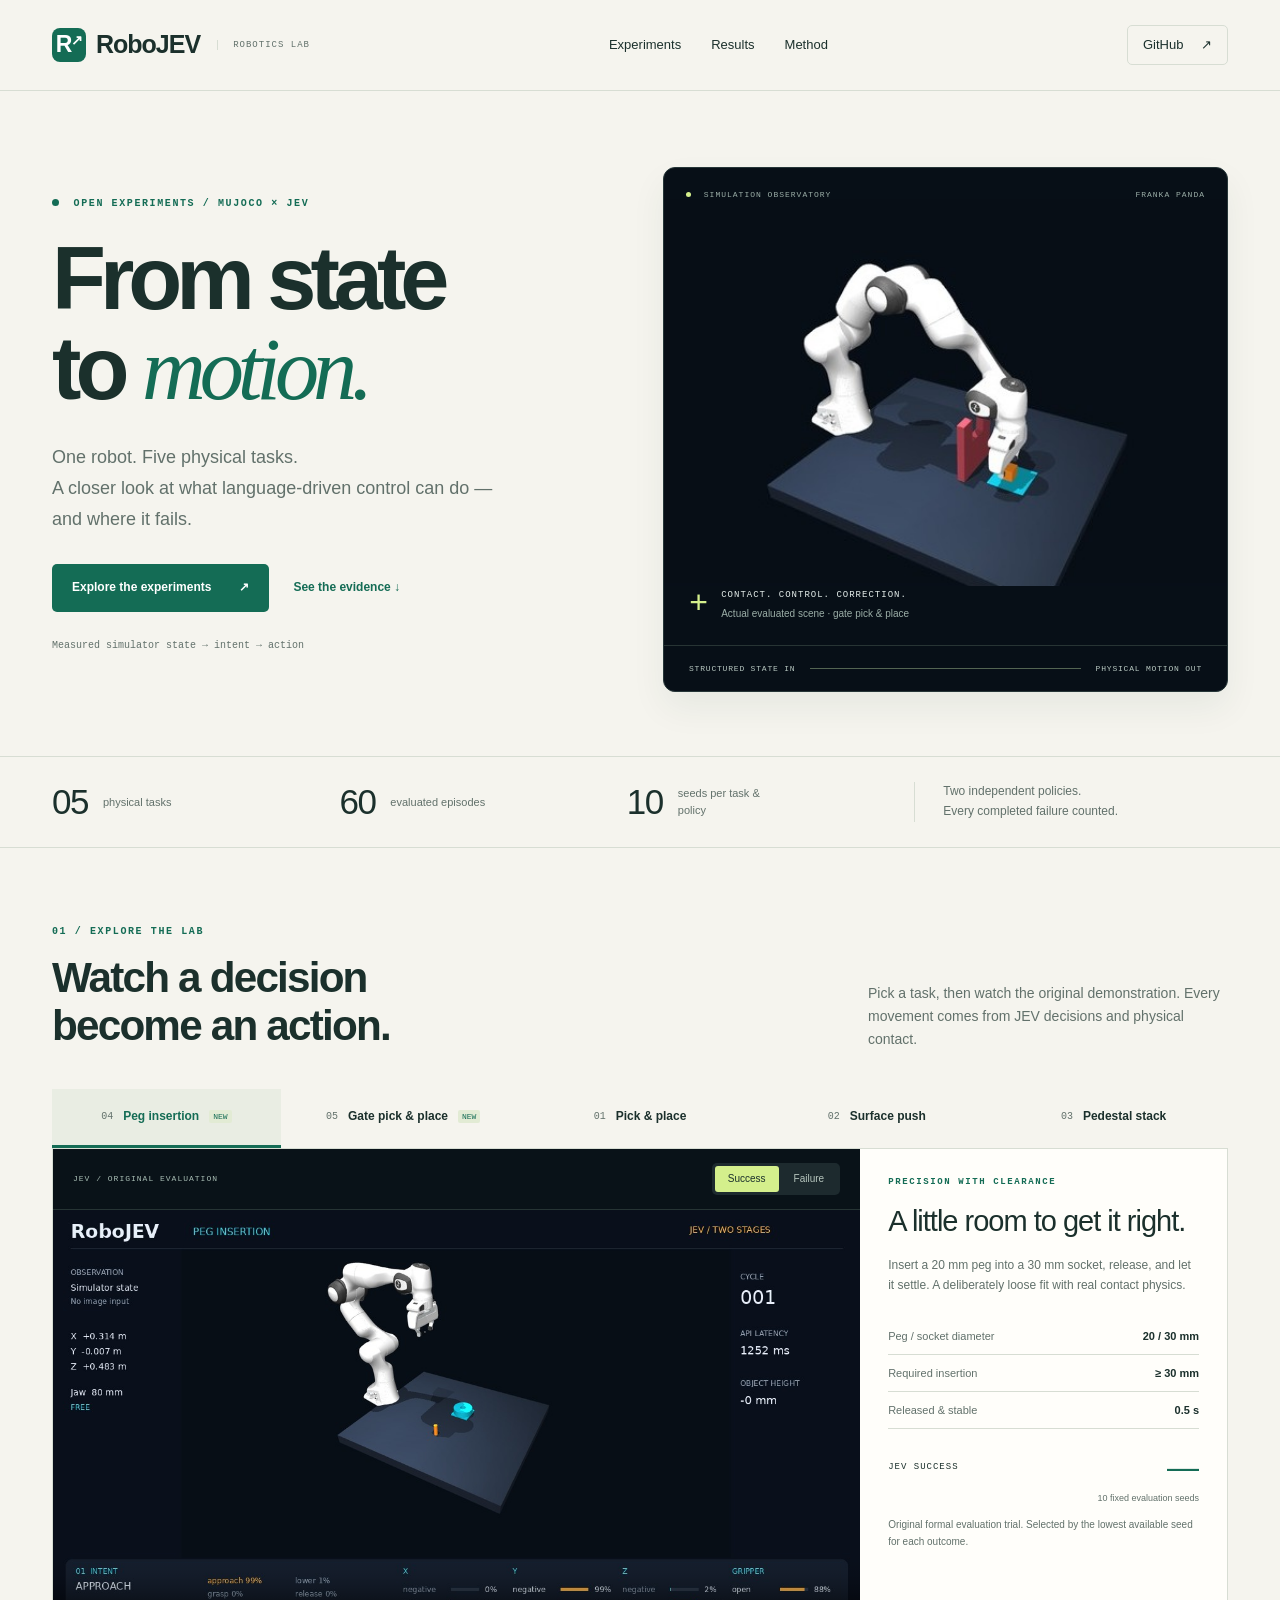
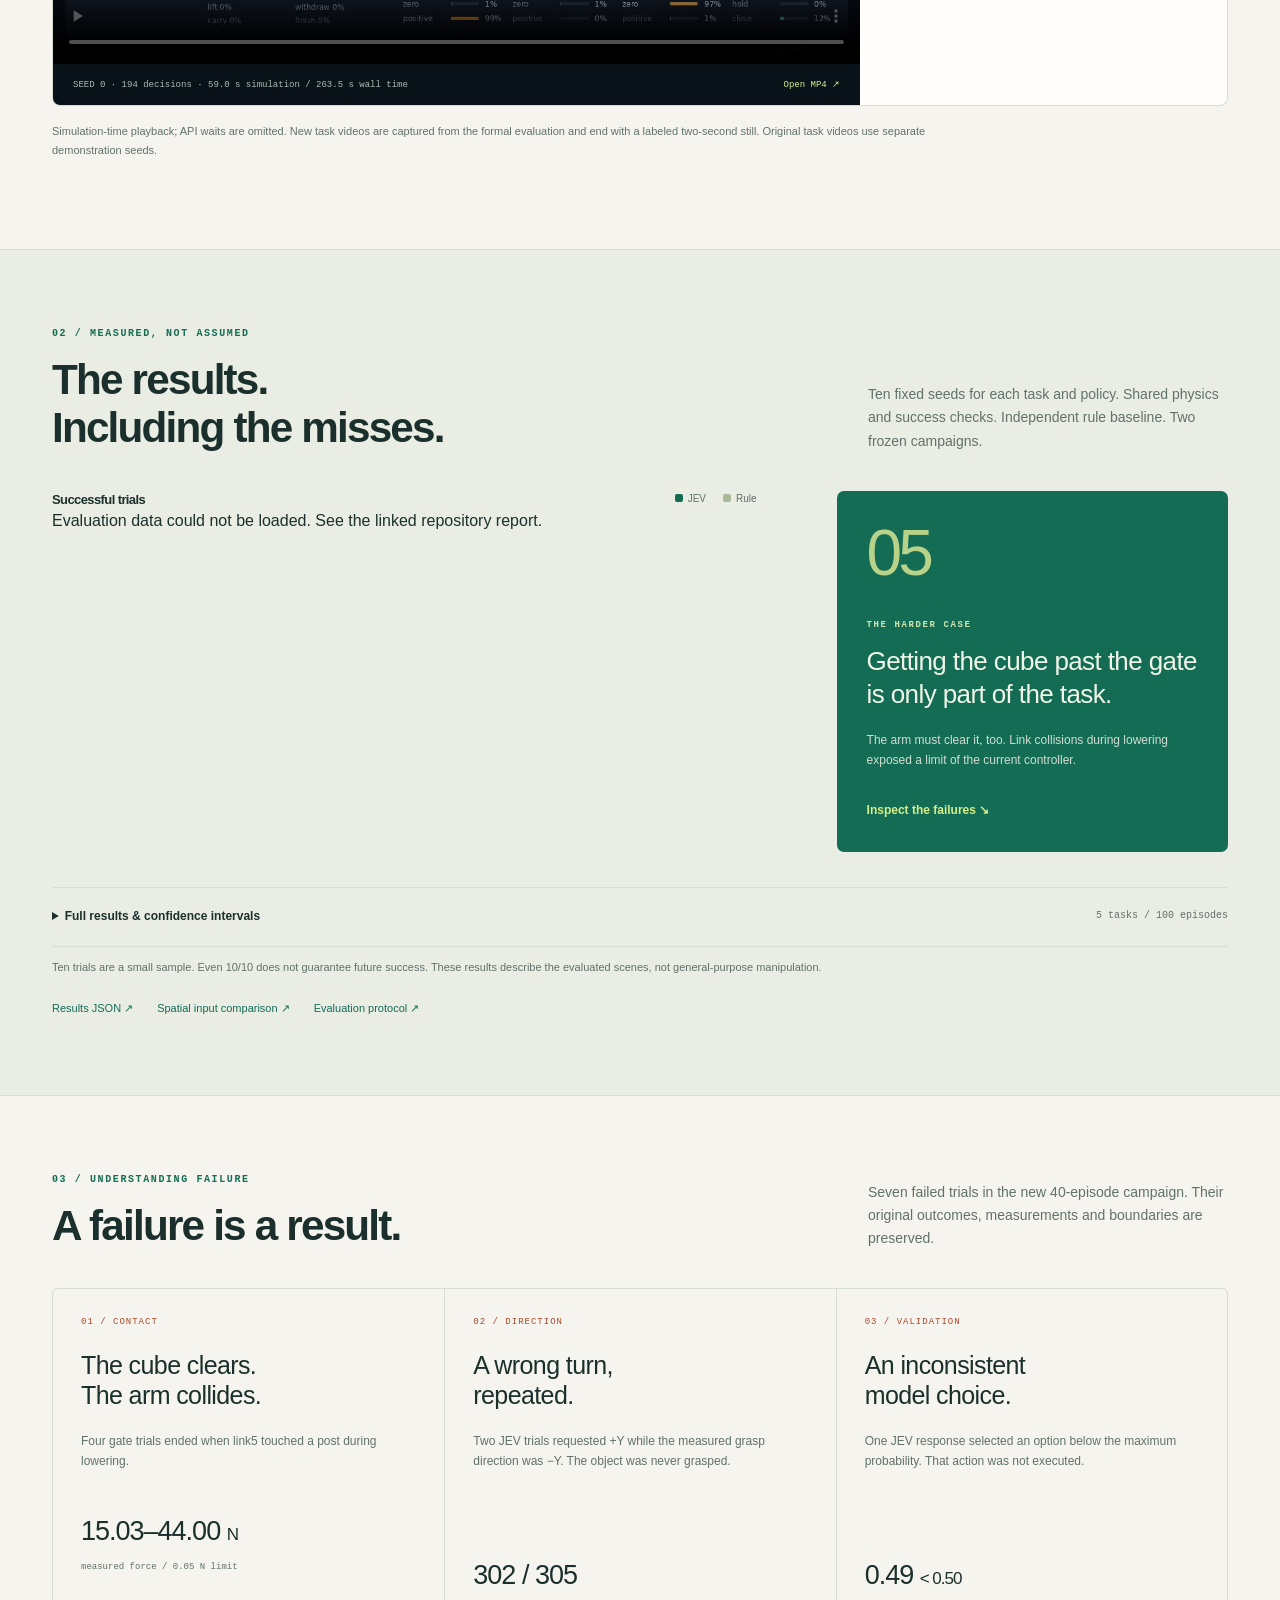
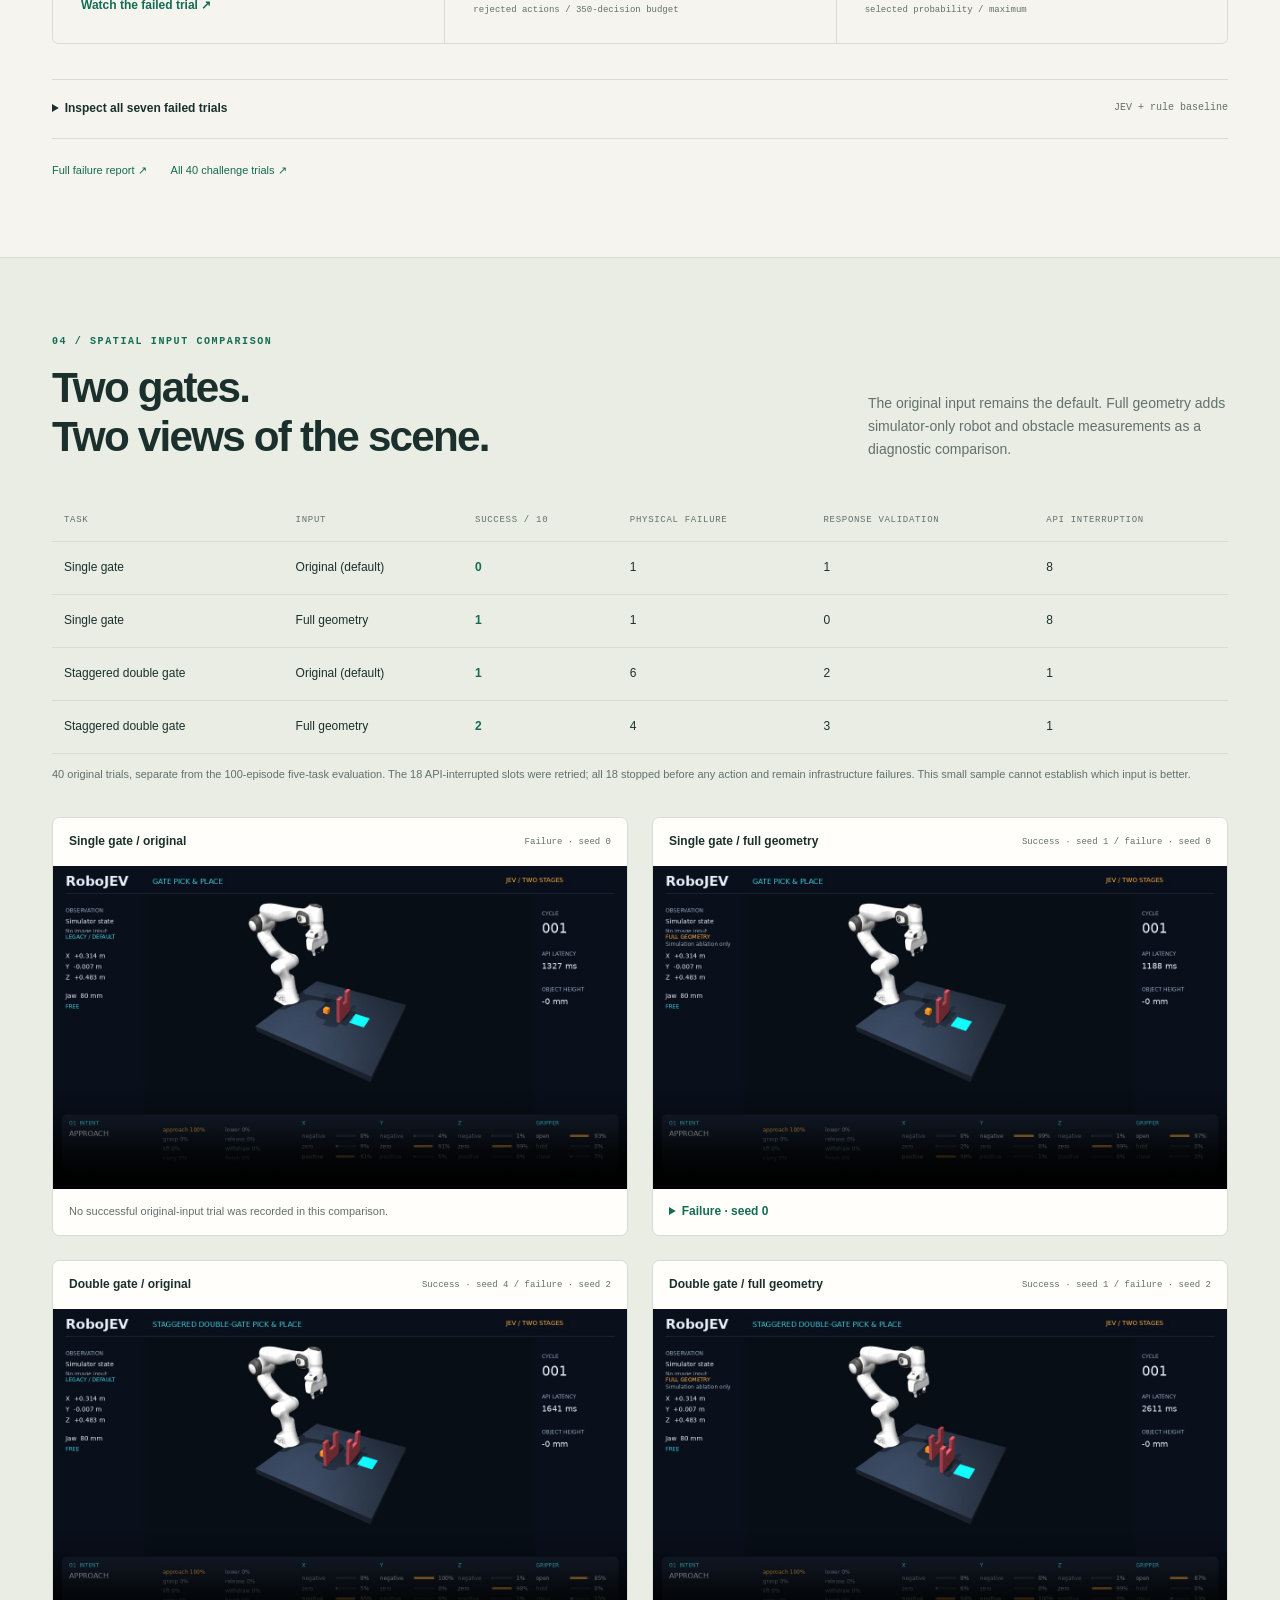
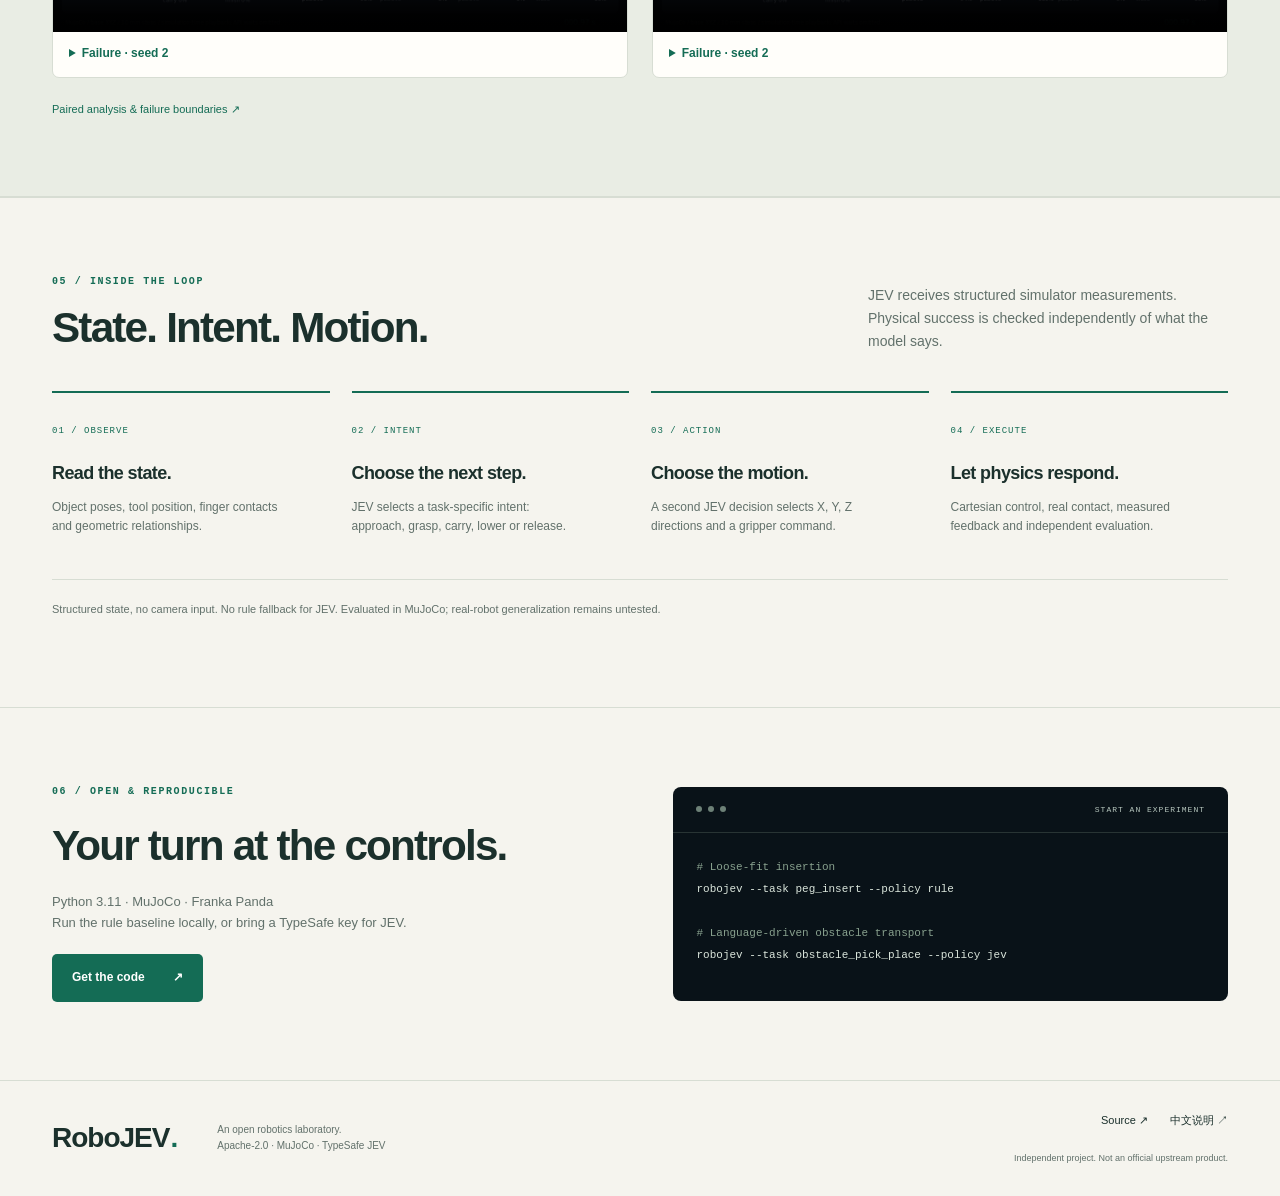
<file: site/index.html>
<!doctype html>
<html lang="en">
<head>
  <meta charset="utf-8"><meta name="viewport" content="width=device-width,initial-scale=1">
  <meta name="description" content="Five robot manipulation tasks. 100 measured trials. Explore real JEV decisions, successful demonstrations and observed failures in MuJoCo.">
  <meta name="theme-color" content="#f5f4ee">
  <meta property="og:title" content="RoboJEV — From state to motion.">
  <meta property="og:description" content="An open robotics lab with five physical tasks, original-trial videos and transparent evaluation.">
  <title>RoboJEV — From state to motion.</title>
  <link rel="icon" href="media/icon.svg" type="image/svg+xml"><link rel="stylesheet" href="style.css">
  <script src="app.js" defer></script>
</head>
<body>
<a class="skip-link" href="#main">Skip to content</a>
<header class="masthead"><nav class="wrap" aria-label="Main navigation">
  <a class="brand" href="#"><span class="brand-mark" aria-hidden="true">R<span>↗</span></span>RoboJEV<span class="brand-sub">ROBOTICS LAB</span></a>
  <div class="nav-links"><a href="#experiments">Experiments</a><a href="#results">Results</a><a href="#method">Method</a></div>
  <a class="repo-link" href="https://github.com/lykycy123/RoboJEV">GitHub <span aria-hidden="true">↗</span></a>
</nav></header>
<main id="main">
<section class="wrap hero" aria-labelledby="hero-title">
  <div class="hero-copy"><p class="eyebrow"><span class="status-dot"></span> OPEN EXPERIMENTS / MUJOCO × JEV</p>
    <h1 id="hero-title">From state<br>to <em>motion.</em></h1>
    <p class="hero-description">One robot. Five physical tasks.<br>A closer look at what language-driven control can do — and where it fails.</p>
    <div class="hero-actions"><a class="button primary" href="#experiments">Explore the experiments <span aria-hidden="true">↗</span></a><a class="text-link" href="#results">See the evidence ↓</a></div>
    <p class="hero-footnote">Measured simulator state → intent → action</p>
  </div>
  <figure class="hero-visual"><div class="visual-top"><span><i></i> SIMULATION OBSERVATORY</span><span>FRANKA PANDA</span></div>
    <img src="media/lab-scene.jpg" width="525" height="361" alt="Franka Panda placing an orange cube beyond a red obstacle gate in the actual MuJoCo simulation" fetchpriority="high">
    <div class="visual-callout"><span class="crosshair" aria-hidden="true">+</span><div>CONTACT. CONTROL. CORRECTION.<small>Actual evaluated scene · gate pick &amp; place</small></div></div>
    <figcaption><span>STRUCTURED STATE IN</span><span class="visual-line"></span><span>PHYSICAL MOTION OUT</span></figcaption>
  </figure>
</section>
<div class="wrap stat-strip" aria-label="Experiment overview"><div><strong>05</strong><span>physical tasks</span></div><div><strong id="trial-count">100</strong><span>evaluated episodes</span></div><div><strong>10</strong><span>seeds per task &amp; policy</span></div><p>Two independent policies.<br>Every completed failure counted.</p></div>
<section id="experiments" class="wrap section">
  <div class="section-heading"><div><p class="eyebrow">01 / EXPLORE THE LAB</p><h2>Watch a decision<br>become an action.</h2></div><p>Pick a task, then watch the original demonstration. Every movement comes from JEV decisions and physical contact.</p></div>
  <div class="task-tabs" role="tablist" aria-label="Simulation task">
    <button id="tab-peg_insert" role="tab" aria-selected="true" aria-controls="task-panel" data-task="peg_insert"><span>04</span>Peg insertion<i>NEW</i></button>
    <button id="tab-obstacle_pick_place" role="tab" aria-selected="false" aria-controls="task-panel" tabindex="-1" data-task="obstacle_pick_place"><span>05</span>Gate pick &amp; place<i>NEW</i></button>
    <button id="tab-pick_place" role="tab" aria-selected="false" aria-controls="task-panel" tabindex="-1" data-task="pick_place"><span>01</span>Pick &amp; place</button>
    <button id="tab-push" role="tab" aria-selected="false" aria-controls="task-panel" tabindex="-1" data-task="push"><span>02</span>Surface push</button>
    <button id="tab-stack" role="tab" aria-selected="false" aria-controls="task-panel" tabindex="-1" data-task="stack"><span>03</span>Pedestal stack</button>
  </div>
  <div id="task-panel" class="experiment-stage" role="tabpanel" aria-labelledby="tab-peg_insert">
    <div class="player-area"><div class="player-toolbar"><span id="video-label">JEV / ORIGINAL EVALUATION</span><div class="outcome-switch" role="group" aria-label="Video outcome"><button data-outcome="success" aria-pressed="true">Success</button><button data-outcome="failure" aria-pressed="false">Failure</button></div></div>
      <video id="experiment-video" controls playsinline preload="none" poster="media/peg_insert-success.jpg" aria-label="Peg insertion success demonstration"><source src="media/peg_insert-success.mp4" type="video/mp4">Download the <a href="media/peg_insert-success.mp4">demonstration</a>.</video>
      <div id="missing-video" class="missing-video" hidden><span aria-hidden="true">✓</span><h3 id="missing-title">No natural failure recorded.</h3><p id="missing-description"></p></div>
      <div class="player-footer"><span id="video-timing">Loading trial evidence…</span><a id="video-download" href="media/peg_insert-success.mp4">Open MP4 ↗</a></div>
    </div>
    <aside class="task-brief" aria-live="polite"><p id="task-category" class="eyebrow">PRECISION WITH CLEARANCE</p><h3 id="task-title">A little room<br>to get it right.</h3><p id="task-description">Insert a 20 mm peg into a 30 mm socket, release, and let it settle. A deliberately loose fit with real contact physics.</p><dl id="task-specs"></dl><div class="task-score"><span>JEV SUCCESS</span><strong id="task-rate">—</strong><small>10 fixed evaluation seeds</small></div><p id="task-provenance" class="caption"></p></aside>
  </div>
  <p class="caption playback-note">Simulation-time playback; API waits are omitted. New task videos are captured from the formal evaluation and end with a labeled two-second still. Original task videos use separate demonstration seeds.</p>
  <noscript><p>Enable JavaScript to switch tasks and load results. Videos: <a href="media/peg_insert-success.mp4">insertion success</a>, <a href="media/obstacle_pick_place-success.mp4">gate success</a>, <a href="media/obstacle_pick_place-failure.mp4">gate failure</a>. <a href="data/challenge-evaluation.md">Read the evaluation report.</a></p></noscript>
</section>
<section id="results" class="evidence-band"><div class="wrap section">
  <div class="section-heading"><div><p class="eyebrow">02 / MEASURED, NOT ASSUMED</p><h2>The results.<br>Including the misses.</h2></div><p>Ten fixed seeds for each task and policy. Shared physics and success checks. Independent rule baseline. Two frozen campaigns.</p></div>
  <div class="results-layout"><div><div class="chart-heading"><h3>Successful trials</h3><div class="legend"><span><i class="jev-key"></i>JEV</span><span><i class="rule-key"></i>Rule</span></div></div><div id="result-chart" class="result-chart" aria-label="JEV and rule success counts by task">Loading results…</div></div>
    <aside class="finding"><span class="finding-number">05</span><p class="eyebrow">THE HARDER CASE</p><h3>Getting the cube past the gate is only part of the task.</h3><p>The arm must clear it, too. Link collisions during lowering exposed a limit of the current controller.</p><a class="text-link" href="#challenges">Inspect the failures <span aria-hidden="true">↘</span></a></aside>
  </div>
  <details class="metrics-details"><summary>Full results &amp; confidence intervals <span>5 tasks / 100 episodes</span></summary><div class="table-scroll"><table><thead><tr><th>Task</th><th>JEV</th><th>Rule</th><th>JEV Wilson 95%</th></tr></thead><tbody id="results-body"></tbody></table></div><p id="results-note" class="caption"></p><p id="retry-status" class="caption">Checking API retry status...</p></details>
  <p class="caption">Ten trials are a small sample. Even 10/10 does not guarantee future success. These results describe the evaluated scenes, not general-purpose manipulation.</p>
  <div class="resource-links"><a href="data/results.json">Results JSON ↗</a><a href="#observation">Spatial input comparison ↗</a><a href="https://github.com/lykycy123/RoboJEV/blob/main/docs/evaluation.md">Evaluation protocol ↗</a></div>
</div></section>
<section id="challenges" class="wrap section">
  <div class="section-heading"><div><p class="eyebrow">03 / UNDERSTANDING FAILURE</p><h2>A failure is a result.</h2></div><p>Seven failed trials in the new 40-episode campaign. Their original outcomes, measurements and boundaries are preserved.</p></div>
  <div class="failure-grid"><article><span class="failure-index">01 / CONTACT</span><h3>The cube clears.<br>The arm collides.</h3><p>Four gate trials ended when link5 touched a post during lowering.</p><div class="boundary"><strong>15.03–44.00 <small>N</small></strong><span>measured force / 0.05 N limit</span></div><button class="text-link" id="watch-failure">Watch the failed trial ↗</button></article>
    <article><span class="failure-index">02 / DIRECTION</span><h3>A wrong turn,<br>repeated.</h3><p>Two JEV trials requested +Y while the measured grasp direction was −Y. The object was never grasped.</p><div class="boundary"><strong>302 / 305</strong><span>rejected actions / 350-decision budget</span></div></article>
    <article><span class="failure-index">03 / VALIDATION</span><h3>An inconsistent<br>model choice.</h3><p>One JEV response selected an option below the maximum probability. That action was not executed.</p><div class="boundary"><strong>0.49 <small>&lt; 0.50</small></strong><span>selected probability / maximum</span></div></article></div>
  <details class="failure-details"><summary>Inspect all seven failed trials <span>JEV + rule baseline</span></summary><div class="table-scroll"><table><thead><tr><th>Task / policy</th><th>Seed</th><th>Decision</th><th>Evidence &amp; boundary</th></tr></thead><tbody id="challenge-failures"></tbody></table></div></details>
  <div class="resource-links"><a href="data/challenge-evaluation.md">Full failure report ↗</a><a href="data/challenge-episodes.json">All 40 challenge trials ↗</a></div>
</section>
<section id="observation" class="evidence-band"><div class="wrap section">
  <div class="section-heading"><div><p class="eyebrow">04 / SPATIAL INPUT COMPARISON</p><h2>Two gates.<br>Two views of the scene.</h2></div><p>The original input remains the default. Full geometry adds simulator-only robot and obstacle measurements as a diagnostic comparison.</p></div>
  <div class="table-scroll"><table class="observation-table"><thead><tr><th>Task</th><th>Input</th><th>Success / 10</th><th>Physical failure</th><th>Response validation</th><th>API interruption</th></tr></thead><tbody>
    <tr><td>Single gate</td><td>Original (default)</td><td>0</td><td>1</td><td>1</td><td>8</td></tr>
    <tr><td>Single gate</td><td>Full geometry</td><td>1</td><td>1</td><td>0</td><td>8</td></tr>
    <tr><td>Staggered double gate</td><td>Original (default)</td><td>1</td><td>6</td><td>2</td><td>1</td></tr>
    <tr><td>Staggered double gate</td><td>Full geometry</td><td>2</td><td>4</td><td>3</td><td>1</td></tr>
  </tbody></table></div>
  <p class="caption">40 original trials, separate from the 100-episode five-task evaluation. The 18 API-interrupted slots were retried; all 18 stopped before any action and remain infrastructure failures. This small sample cannot establish which input is better.</p>
  <div class="observation-media">
    <figure><figcaption><strong>Single gate / original</strong><span>Failure · seed 0</span></figcaption><video controls playsinline preload="none" poster="media/observation/obstacle_pick_place-legacy-failure.jpg" src="media/observation/obstacle_pick_place-legacy-failure.mp4" aria-label="Single gate, original input, failure at seed 0"></video><p>No successful original-input trial was recorded in this comparison.</p></figure>
    <figure><figcaption><strong>Single gate / full geometry</strong><span>Success · seed 1 / failure · seed 0</span></figcaption><video controls playsinline preload="none" poster="media/observation/obstacle_pick_place-full_geometry-success.jpg" src="media/observation/obstacle_pick_place-full_geometry-success.mp4" aria-label="Single gate, full geometry, success at seed 1"></video><details class="observation-failure"><summary>Failure · seed 0</summary><video controls playsinline preload="none" poster="media/observation/obstacle_pick_place-full_geometry-failure.jpg" src="media/observation/obstacle_pick_place-full_geometry-failure.mp4" aria-label="Single gate, full geometry, failure at seed 0"></video></details></figure>
    <figure><figcaption><strong>Double gate / original</strong><span>Success · seed 4 / failure · seed 2</span></figcaption><video controls playsinline preload="none" poster="media/observation/double_gate_pick_place-legacy-success.jpg" src="media/observation/double_gate_pick_place-legacy-success.mp4" aria-label="Double gate, original input, success at seed 4"></video><details class="observation-failure"><summary>Failure · seed 2</summary><video controls playsinline preload="none" poster="media/observation/double_gate_pick_place-legacy-failure.jpg" src="media/observation/double_gate_pick_place-legacy-failure.mp4" aria-label="Double gate, original input, failure at seed 2"></video></details></figure>
    <figure><figcaption><strong>Double gate / full geometry</strong><span>Success · seed 1 / failure · seed 2</span></figcaption><video controls playsinline preload="none" poster="media/observation/double_gate_pick_place-full_geometry-success.jpg" src="media/observation/double_gate_pick_place-full_geometry-success.mp4" aria-label="Double gate, full geometry, success at seed 1"></video><details class="observation-failure"><summary>Failure · seed 2</summary><video controls playsinline preload="none" poster="media/observation/double_gate_pick_place-full_geometry-failure.jpg" src="media/observation/double_gate_pick_place-full_geometry-failure.mp4" aria-label="Double gate, full geometry, failure at seed 2"></video></details></figure>
  </div>
  <div class="resource-links"><a href="https://github.com/lykycy123/RoboJEV/blob/main/docs/observation-evaluation.md">Paired analysis &amp; failure boundaries ↗</a></div>
</div></section>
<section id="method" class="wrap section method-section"><div class="section-heading"><div><p class="eyebrow">05 / INSIDE THE LOOP</p><h2>State. Intent. Motion.</h2></div><p>JEV receives structured simulator measurements. Physical success is checked independently of what the model says.</p></div>
  <div class="pipeline"><article><span>01 / OBSERVE</span><h3>Read the state.</h3><p>Object poses, tool position, finger contacts and geometric relationships.</p></article><article><span>02 / INTENT</span><h3>Choose the next step.</h3><p>JEV selects a task-specific intent: approach, grasp, carry, lower or release.</p></article><article><span>03 / ACTION</span><h3>Choose the motion.</h3><p>A second JEV decision selects X, Y, Z directions and a gripper command.</p></article><article><span>04 / EXECUTE</span><h3>Let physics respond.</h3><p>Cartesian control, real contact, measured feedback and independent evaluation.</p></article></div>
  <p class="method-limit">Structured state, no camera input. No rule fallback for JEV. Evaluated in MuJoCo; real-robot generalization remains untested.</p>
</section>
<section class="wrap section start"><div><p class="eyebrow">06 / OPEN &amp; REPRODUCIBLE</p><h2>Your turn at the controls.</h2><p>Python 3.11 · MuJoCo · Franka Panda<br>Run the rule baseline locally, or bring a TypeSafe key for JEV.</p><a class="button primary" href="https://github.com/lykycy123/RoboJEV#quick-start">Get the code <span aria-hidden="true">↗</span></a></div><div class="terminal"><div><span></span><span></span><span></span><small>START AN EXPERIMENT</small></div><pre><code><span># Loose-fit insertion</span>
robojev --task peg_insert --policy rule

<span># Language-driven obstacle transport</span>
robojev --task obstacle_pick_place --policy jev</code></pre></div></section>
</main>
<footer class="wrap"><a class="brand" href="#">RoboJEV<span class="footer-dot">.</span></a><p>An open robotics laboratory.<br>Apache-2.0 · MuJoCo · TypeSafe JEV</p><div><a href="https://github.com/lykycy123/RoboJEV">Source ↗</a><a href="https://github.com/lykycy123/RoboJEV/blob/main/README.zh-CN.md" lang="zh-CN">中文说明 ↗</a><small>Independent project. Not an official upstream product.</small></div></footer>
</body>
</html>
</file>
<file: site/style.css>
:root{color-scheme:light;--bg:#f5f4ee;--paper:#fffefa;--ink:#1b302c;--muted:#62716b;--green:#146c55;--lime:#d4ef8c;--line:#d7ddd3;--dark:#091218;--orange:#ad482a;--mono:Consolas,"Courier New",monospace}
*{box-sizing:border-box}html{scroll-behavior:smooth;scroll-padding-top:100px}body{margin:0;background:var(--bg);color:var(--ink);font-family:"Segoe UI",Arial,sans-serif;line-height:1.65}a{color:inherit;text-decoration:none}button{font:inherit;color:inherit;cursor:pointer}a:hover{text-decoration:underline}button,a,summary{touch-action:manipulation}a:focus-visible,button:focus-visible,summary:focus-visible,video:focus-visible{outline:3px solid #b96a29;outline-offset:5px}[hidden]{display:none!important}.wrap{width:min(1320px,100%);padding-inline:52px;margin-inline:auto}.skip-link{position:absolute;top:-100px;left:20px;background:var(--paper);padding:14px;z-index:20}.skip-link:focus{top:10px}.masthead{border-bottom:1px solid var(--line);background:var(--bg)}nav{height:90px;display:flex;align-items:center;justify-content:space-between;gap:28px}.brand{display:flex;align-items:center;gap:10px;font-size:25px;letter-spacing:-1px;font-weight:750}.brand-mark{display:flex;align-items:center;justify-content:center;width:34px;height:34px;background:var(--green);color:white;font-size:23px;border-radius:8px;position:relative}.brand-mark>span{font-size:14px;align-self:flex-start;margin-top:1px}.brand-sub{font:9px var(--mono);letter-spacing:1px;border-left:1px solid var(--line);padding-left:15px;margin-left:7px;color:var(--muted)}.nav-links{display:flex;gap:30px;font-size:13px}.repo-link{font-size:13px;border:1px solid var(--line);padding:8px 15px;border-radius:5px}.repo-link span{margin-left:14px}.hero{display:grid;grid-template-columns:1fr 1fr;gap:46px;padding-block:76px 64px;align-items:center}.eyebrow{font:10px var(--mono);letter-spacing:1.6px;color:var(--green);font-weight:700;margin:0 0 25px}.status-dot{display:inline-block;background:var(--green);width:7px;height:7px;border-radius:50%;margin-right:7px}h1{font-size:clamp(68px,6.9vw,96px);font-weight:600;line-height:1.02;letter-spacing:-6px;margin:0 0 28px}h1 em{color:var(--green);font-family:Georgia,serif;font-weight:400}.hero-description{font-size:18px;max-width:455px;color:var(--muted);line-height:1.7}.hero-actions{display:flex;align-items:center;gap:24px;flex-wrap:wrap;margin-top:30px}.button{display:inline-flex;align-items:center;justify-content:space-between;gap:28px;padding:14px 20px;font-size:12px;font-weight:650;border-radius:5px}.button.primary{color:white;background:var(--green)}.button:hover{background:#105844;text-decoration:none}.text-link{font-size:12px;font-weight:650;background:none;border:0;padding:0;color:var(--green)}.hero-footnote{font:10px var(--mono);color:var(--muted);margin-top:28px}.hero-visual{margin:0;min-width:0;background:#070f17;color:#e5eeeb;border-radius:12px;overflow:hidden;border:1px solid #263638;box-shadow:0 16px 35px #173a2910}.visual-top{display:flex;justify-content:space-between;gap:12px;margin:22px 22px 0;font:8px var(--mono);letter-spacing:1px;color:#9baea7}.visual-top i{display:inline-block;width:5px;height:5px;background:var(--lime);border-radius:50%;margin-right:7px}.hero-visual img{display:block;width:100%;height:auto}.visual-callout{display:flex;align-items:center;gap:12px;padding:0 25px 22px;font:9px var(--mono);letter-spacing:1px}.crosshair{font-size:32px;font-weight:300;color:var(--lime)}.visual-callout small{display:block;font:10px "Segoe UI",sans-serif;letter-spacing:0;color:#9baea7;margin-top:8px}.hero-visual figcaption{display:flex;align-items:center;gap:15px;border-top:1px solid #273434;padding:18px 25px;font:8px var(--mono);letter-spacing:.8px;color:#b8c8c1}.visual-line{height:1px;background:#536452;flex:1}.stat-strip{display:grid;grid-template-columns:1fr 1fr 1fr 1.2fr;padding-block:25px;border-block:1px solid var(--line);gap:26px;align-items:center}.stat-strip>div{display:flex;gap:15px;align-items:center}.stat-strip strong{font-size:35px;line-height:1;font-weight:500;letter-spacing:-1.5px}.stat-strip span{font-size:11px;color:var(--muted);max-width:105px;line-height:1.5}.stat-strip p{font-size:12px;color:var(--muted);margin:0;border-left:1px solid var(--line);padding-left:28px}.section{padding-block:78px}.section-heading{display:flex;justify-content:space-between;gap:50px;align-items:flex-end;margin-bottom:38px}.section-heading .eyebrow{margin-bottom:17px}h2{font-size:clamp(30px,3.3vw,45px);font-weight:550;line-height:1.15;letter-spacing:-1.8px;margin:0}.section-heading>p{max-width:360px;margin:0;color:var(--muted);font-size:14px}h3{font-size:20px;line-height:1.35;font-weight:600;letter-spacing:-.6px}.task-tabs{display:flex;border-bottom:1px solid var(--line);gap:8px;overflow:auto;scrollbar-width:thin}.task-tabs button{flex:1;white-space:nowrap;padding:18px 12px;border:0;border-bottom:3px solid transparent;background:none;font-size:12px;font-weight:600;display:flex;align-items:center;justify-content:center;gap:10px}.task-tabs button span{font:10px var(--mono);color:var(--muted)}.task-tabs button i{font:8px var(--mono);color:var(--green);background:#e2ebd4;padding:2px 4px;border-radius:2px}.task-tabs button[aria-selected=true]{border-color:var(--green);background:#e9ede3;color:var(--green)}.experiment-stage{display:grid;grid-template-columns:minmax(0,2.2fr) minmax(255px,1fr);border:1px solid var(--line);border-top:0;border-radius:0 0 8px 8px;overflow:hidden;background:var(--paper)}.player-area{min-width:0;display:flex;flex-direction:column;background:var(--dark);color:#dce8e1}.player-toolbar{display:flex;justify-content:space-between;align-items:center;padding:14px 20px;border-bottom:1px solid #263434;gap:10px}.player-toolbar>span{font:8px var(--mono);letter-spacing:1px;color:#a8bdb4}.outcome-switch{display:flex;gap:2px;padding:3px;background:#1d2a2e;border-radius:5px}.outcome-switch button{background:transparent;border:0;font-size:10px;padding:5px 13px;color:#b6c5bd;border-radius:3px}.outcome-switch button[aria-pressed=true]{background:var(--lime);color:var(--ink)}.outcome-switch button[data-outcome=failure][aria-pressed=true]{background:#f5be9f}video{width:100%;display:block;aspect-ratio:16/9;background:#091019}.player-footer{display:flex;gap:15px;justify-content:space-between;padding:15px 20px;font:9px var(--mono);color:#a8bdb4;margin-top:auto;align-items:center}.player-footer>a{flex-shrink:0;color:var(--lime)}.task-brief{padding:28px}.task-brief .eyebrow{font-size:9px;margin-bottom:18px}.task-brief h3{font-size:29px;font-weight:500;line-height:1.15;margin:0 0 18px;letter-spacing:-1px}.task-brief>p:not(.eyebrow){font-size:12px;color:var(--muted)}dl{margin:22px 0}dl>div{display:flex;justify-content:space-between;gap:14px;border-bottom:1px solid var(--line);padding:9px 0;font-size:11px}dt{color:var(--muted)}dd{margin:0;text-align:right;font-weight:600}.task-score{display:flex;align-items:center;flex-wrap:wrap;gap:8px 14px;margin-top:20px}.task-score>span{font:9px var(--mono);letter-spacing:1px}.task-score>strong{font-size:32px;line-height:1;font-weight:500;color:var(--green);margin-left:auto}.task-score small{width:100%;text-align:right;font-size:9px;color:var(--muted)}.caption{font-size:11px;color:var(--muted);line-height:1.7}.task-brief .caption{font-size:10px!important;margin-bottom:0}.playback-note{max-width:900px;margin-top:16px}.missing-video{aspect-ratio:16/9;display:flex;align-items:center;justify-content:center;flex-direction:column;text-align:center;padding:25px}.missing-video>span{border:1px solid #52644a;border-radius:50%;color:var(--lime);font-size:27px;width:50px}.missing-video h3{font-size:21px;margin-bottom:0}.missing-video p{font-size:12px;max-width:390px;color:#adbbb7}.evidence-band{background:#e9ede4;border-block:1px solid var(--line)}.results-layout{display:grid;grid-template-columns:1.8fr 1fr;gap:80px}.chart-heading{display:flex;justify-content:space-between;align-items:center}.chart-heading h3{font-size:13px;margin:0}.legend{display:flex;gap:17px;font-size:10px;color:var(--muted)}.legend i{display:inline-block;width:8px;height:8px;margin-right:5px;border-radius:2px}.jev-key{background:var(--green)}.rule-key{background:#a9b99a}.result-row{margin-top:24px}.result-name{font-size:12px;font-weight:600;margin-bottom:9px}.bars{display:grid;grid-template-columns:minmax(0,1fr) 38px;gap:5px 12px;align-items:center}.bar-track{height:7px;background:#d6dfcf;border-radius:2px;overflow:hidden}.bar{height:100%;background:var(--green)}.bar.rule{background:#a9b99a}.bars>span{font:10px var(--mono);color:var(--muted)}.finding{background:var(--green);color:#f0f5e8;padding:30px;position:relative;overflow:hidden;border-radius:7px;align-self:start}.finding-number{display:block;font-size:64px;font-weight:300;letter-spacing:-4px;color:#b8d389;line-height:1;margin-bottom:35px}.finding .eyebrow{color:#d2e5ae;font-size:9px;margin-bottom:15px}.finding h3{font-size:26px;line-height:1.3;font-weight:500;margin:0}.finding p:not(.eyebrow){color:#d0ded2;font-size:12px;margin-block:19px 25px}.finding a{color:var(--lime)}details{border-block:1px solid var(--line);margin-top:35px}summary{padding:19px 0;cursor:pointer;font-size:12px;font-weight:600}summary>span{float:right;font:10px var(--mono);font-weight:400;color:var(--muted);padding-top:3px}.table-scroll{overflow-x:auto}table{width:100%;border-collapse:collapse;font-size:12px;text-align:left}th{font:9px var(--mono);text-transform:uppercase;letter-spacing:.7px;color:var(--muted)}th,td{padding:16px 12px;border-bottom:1px solid var(--line)}td:nth-child(2){color:var(--green);font-weight:600}#challenge-failures td:last-child{min-width:260px;font-size:11px;color:var(--muted)}#challenge-failures td:first-child{min-width:140px}.resource-links{display:flex;flex-wrap:wrap;gap:24px;font-size:11px;color:var(--green);margin-top:22px}.failure-grid{display:grid;grid-template-columns:repeat(3,1fr);border:1px solid var(--line);border-radius:6px;overflow:hidden}.failure-grid article{padding:28px;display:flex;flex-direction:column;align-items:flex-start}.failure-grid article+article{border-left:1px solid var(--line)}.failure-index{font:9px var(--mono);letter-spacing:1px;color:var(--orange)}.failure-grid h3{font-size:25px;font-weight:500;line-height:1.2;margin:23px 0 10px}.failure-grid p{font-size:12px;color:var(--muted);margin-bottom:25px}.boundary{margin-top:auto;padding-top:12px}.boundary strong{font-size:27px;font-weight:500;letter-spacing:-1px;display:block}.boundary small{font-size:17px}.boundary>span{display:block;font:9px var(--mono);color:var(--muted);margin-top:8px}.failure-grid button{margin-top:24px}.method-section{border-top:1px solid var(--line)}.pipeline{display:grid;grid-template-columns:repeat(4,1fr);gap:22px}.pipeline article{border-top:2px solid var(--green);padding-top:22px}.pipeline span{font:9px var(--mono);letter-spacing:1px;color:var(--green)}.pipeline h3{font-size:18px;margin:20px 0 10px}.pipeline p{font-size:12px;color:var(--muted);max-width:230px}.method-limit{font-size:11px;color:var(--muted);border-top:1px solid var(--line);padding-top:20px;margin-top:30px}.start{border-top:1px solid var(--line);display:grid;grid-template-columns:1fr 1fr;gap:65px;align-items:center}.start p:not(.eyebrow){font-size:13px;color:var(--muted);margin-block:20px}.terminal{background:var(--dark);border-radius:8px;overflow:hidden;color:#dbe6dc;min-width:0}.terminal>div{padding:18px 23px;border-bottom:1px solid #283434;display:flex;gap:6px;align-items:center}.terminal>div>span{height:6px;width:6px;border-radius:50%;background:#6d8177}.terminal small{font:8px var(--mono);color:#b7c7be;margin-left:auto;letter-spacing:1px}pre{font:11px/2 var(--mono);overflow:auto;padding:12px 24px 24px}code>span{color:#88a18e}footer{border-top:1px solid var(--line);padding-block:30px;display:flex;align-items:center;gap:40px}footer>.brand{font-size:28px}.footer-dot{color:var(--green);margin-left:-9px}footer p{font-size:10px;color:var(--muted)}footer>div{margin-left:auto;display:flex;gap:22px;flex-wrap:wrap;justify-content:flex-end;font-size:11px}footer small{width:100%;text-align:right;font-size:9px;color:var(--muted)}
@media(min-width:1500px){.hero{padding-block:90px 75px}}@media(max-width:1050px){.wrap{padding-inline:30px}.brand-sub{display:none}.hero{gap:30px}h1{font-size:75px}.hero-actions{gap:15px}.hero-description{font-size:16px}.results-layout{gap:40px}.task-brief{padding:23px}.task-tabs button{gap:7px;padding-inline:10px}.task-tabs button span{display:none}.stat-strip{gap:18px}.stat-strip strong{font-size:29px}.stat-strip>div{gap:10px}.failure-grid article{padding:22px}.failure-grid h3{font-size:23px}}
@media(max-width:760px){.wrap{padding-inline:22px}nav{height:76px}.nav-links{gap:16px;font-size:11px}.repo-link{display:none}.hero{grid-template-columns:1fr;padding-block:46px 35px;gap:34px}.hero-copy{max-width:550px}h1{font-size:78px}.hero-visual{max-width:550px}.hero-visual img{max-height:310px;object-fit:contain}.stat-strip{grid-template-columns:repeat(3,1fr);gap:16px;padding-block:22px}.stat-strip p{grid-column:1/-1;padding:14px 0 0;border-left:0;border-top:1px solid var(--line);font-size:11px}.stat-strip p br{display:none}.stat-strip>div{align-items:flex-start;flex-direction:column;gap:8px}.stat-strip span{max-width:none;font-size:10px}.section{padding-block:48px}.section-heading{display:block;margin-bottom:27px}.section-heading>p{margin-top:20px;max-width:550px;font-size:13px}h2{font-size:35px}.task-tabs{gap:0}.task-tabs button{flex:none;padding-inline:15px;min-height:55px}.experiment-stage{grid-template-columns:1fr}.task-brief{padding:25px}.task-brief h3{font-size:28px}.task-brief>p:not(.eyebrow){font-size:13px}.task-score{max-width:260px}dl{max-width:400px}.results-layout{grid-template-columns:1fr;gap:30px}.finding-number{font-size:40px;margin-bottom:22px}.finding h3{max-width:450px}.finding{padding:25px}.failure-grid{grid-template-columns:1fr}.failure-grid article{padding:26px}.failure-grid article+article{border-left:0;border-top:1px solid var(--line)}.failure-grid h3 br{display:none}.failure-grid h3{margin-top:17px}.failure-grid p{margin-bottom:10px}.pipeline{grid-template-columns:1fr 1fr;gap:26px}.pipeline h3{font-size:17px}.start{grid-template-columns:1fr;gap:30px}summary>span{float:none;display:block;margin:7px 0 0 17px;font-size:9px}footer{flex-wrap:wrap;gap:15px 25px}footer>div{margin:0;justify-content:flex-start;width:100%}footer small{text-align:left}.player-toolbar{padding-inline:13px}.player-footer{font-size:8px;padding-inline:13px}.missing-video h3{font-size:18px}.missing-video{min-height:260px}.missing-video p{font-size:11px}}
@media(max-width:380px){nav{gap:10px}.nav-links{gap:10px;font-size:10px}.brand{font-size:22px;gap:7px}.brand-mark{width:29px;height:29px}.hero-actions{align-items:flex-start;flex-direction:column}h1{font-size:68px}.pipeline{grid-template-columns:1fr}.player-toolbar>span{font-size:7px}.outcome-switch button{padding-inline:9px}}@media(prefers-reduced-motion:reduce){html{scroll-behavior:auto}}
.observation-table td:nth-child(2){color:var(--ink);font-weight:400}.observation-table td:nth-child(3){color:var(--green);font-weight:700}.observation-table td{white-space:nowrap}.observation-media{display:grid;grid-template-columns:repeat(2,minmax(0,1fr));gap:24px;margin-top:34px}.observation-media figure{min-width:0;margin:0;border:1px solid var(--line);border-radius:7px;background:var(--paper);overflow:hidden}.observation-media figcaption{display:flex;justify-content:space-between;gap:12px;padding:14px 16px;font-size:11px;align-items:center}.observation-media figcaption strong{font-size:12px}.observation-media figcaption span{font:9px var(--mono);color:var(--muted);text-align:right}.observation-media video{aspect-ratio:16/9}.observation-media figure>a,.observation-media figure>p{display:block;margin:0;padding:13px 16px;font-size:11px;color:var(--green)}.observation-media figure>p{color:var(--muted)}@media(max-width:760px){.observation-media{grid-template-columns:1fr;gap:18px}.observation-media figcaption{flex-wrap:wrap}}
.observation-media .observation-failure{margin:0;border:0}.observation-failure summary{padding:13px 16px;color:var(--green)}.observation-failure video{border-top:1px solid var(--line)}
</file>
